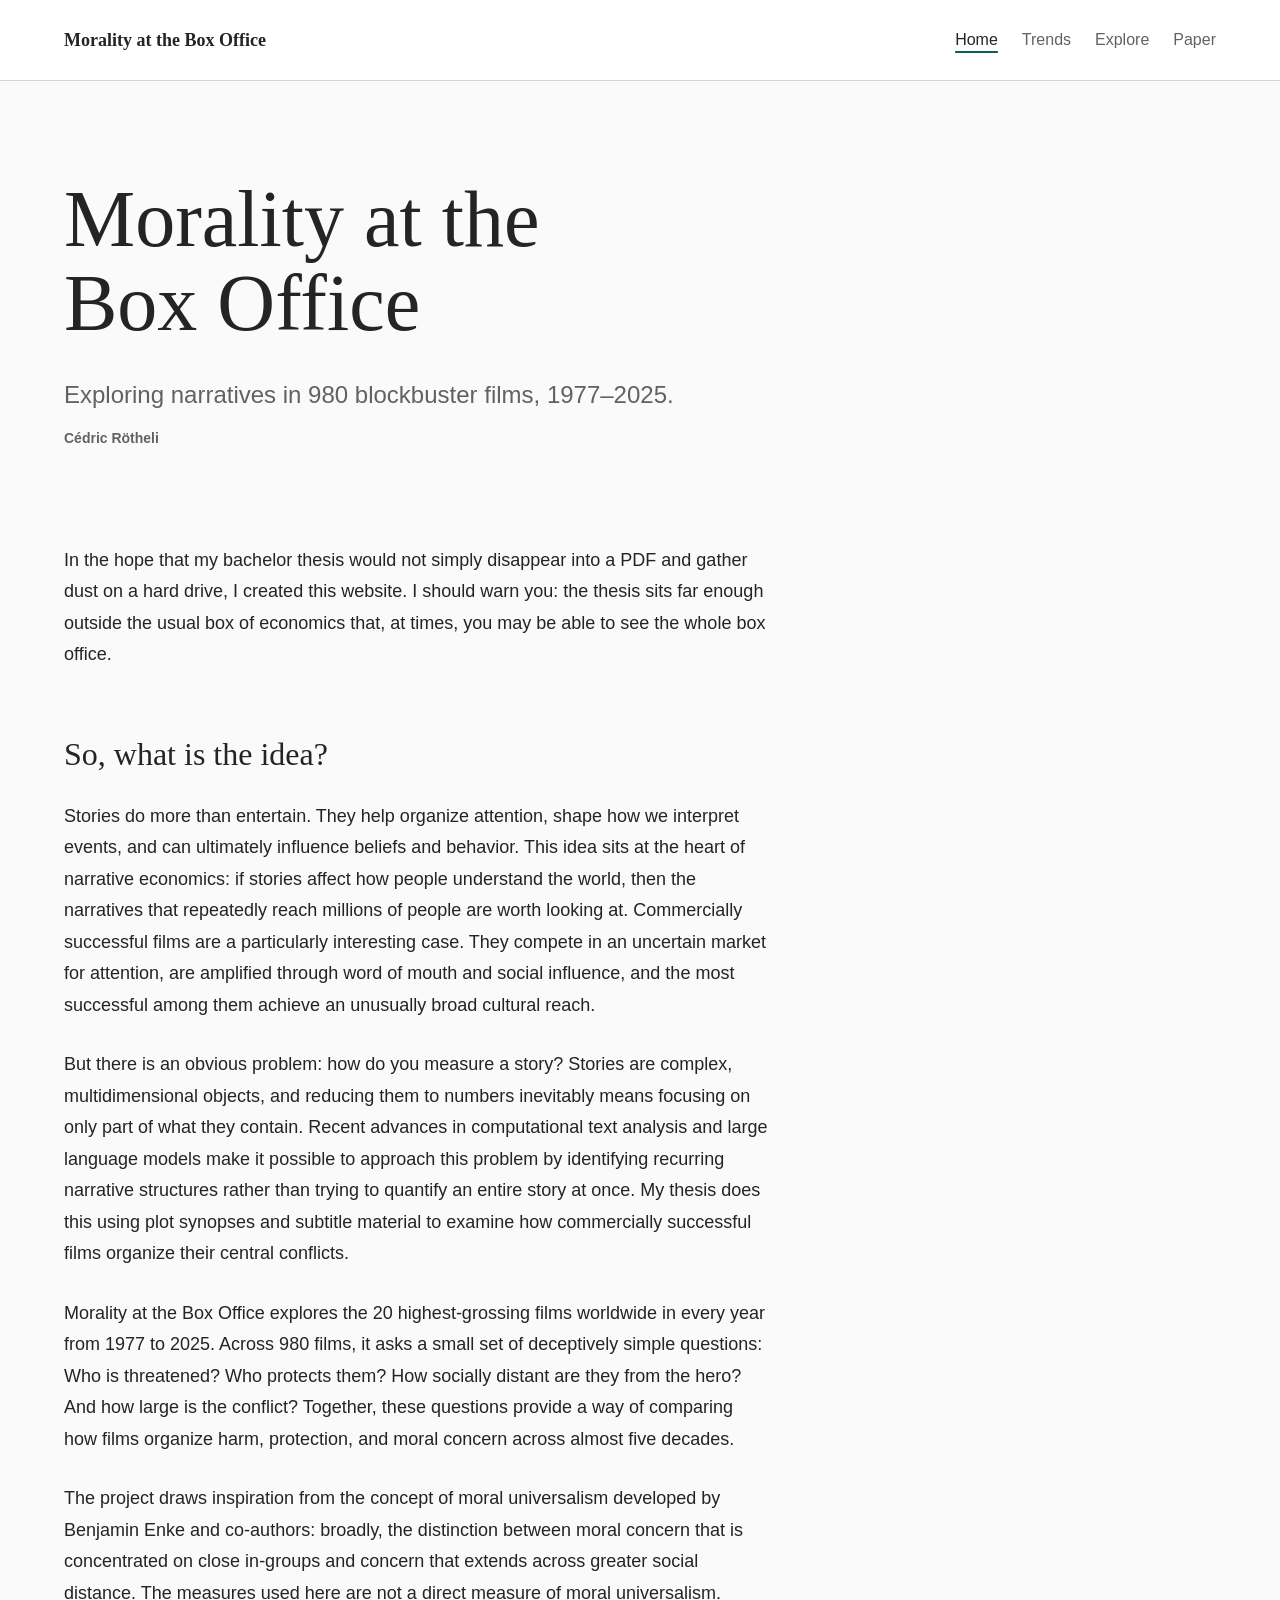
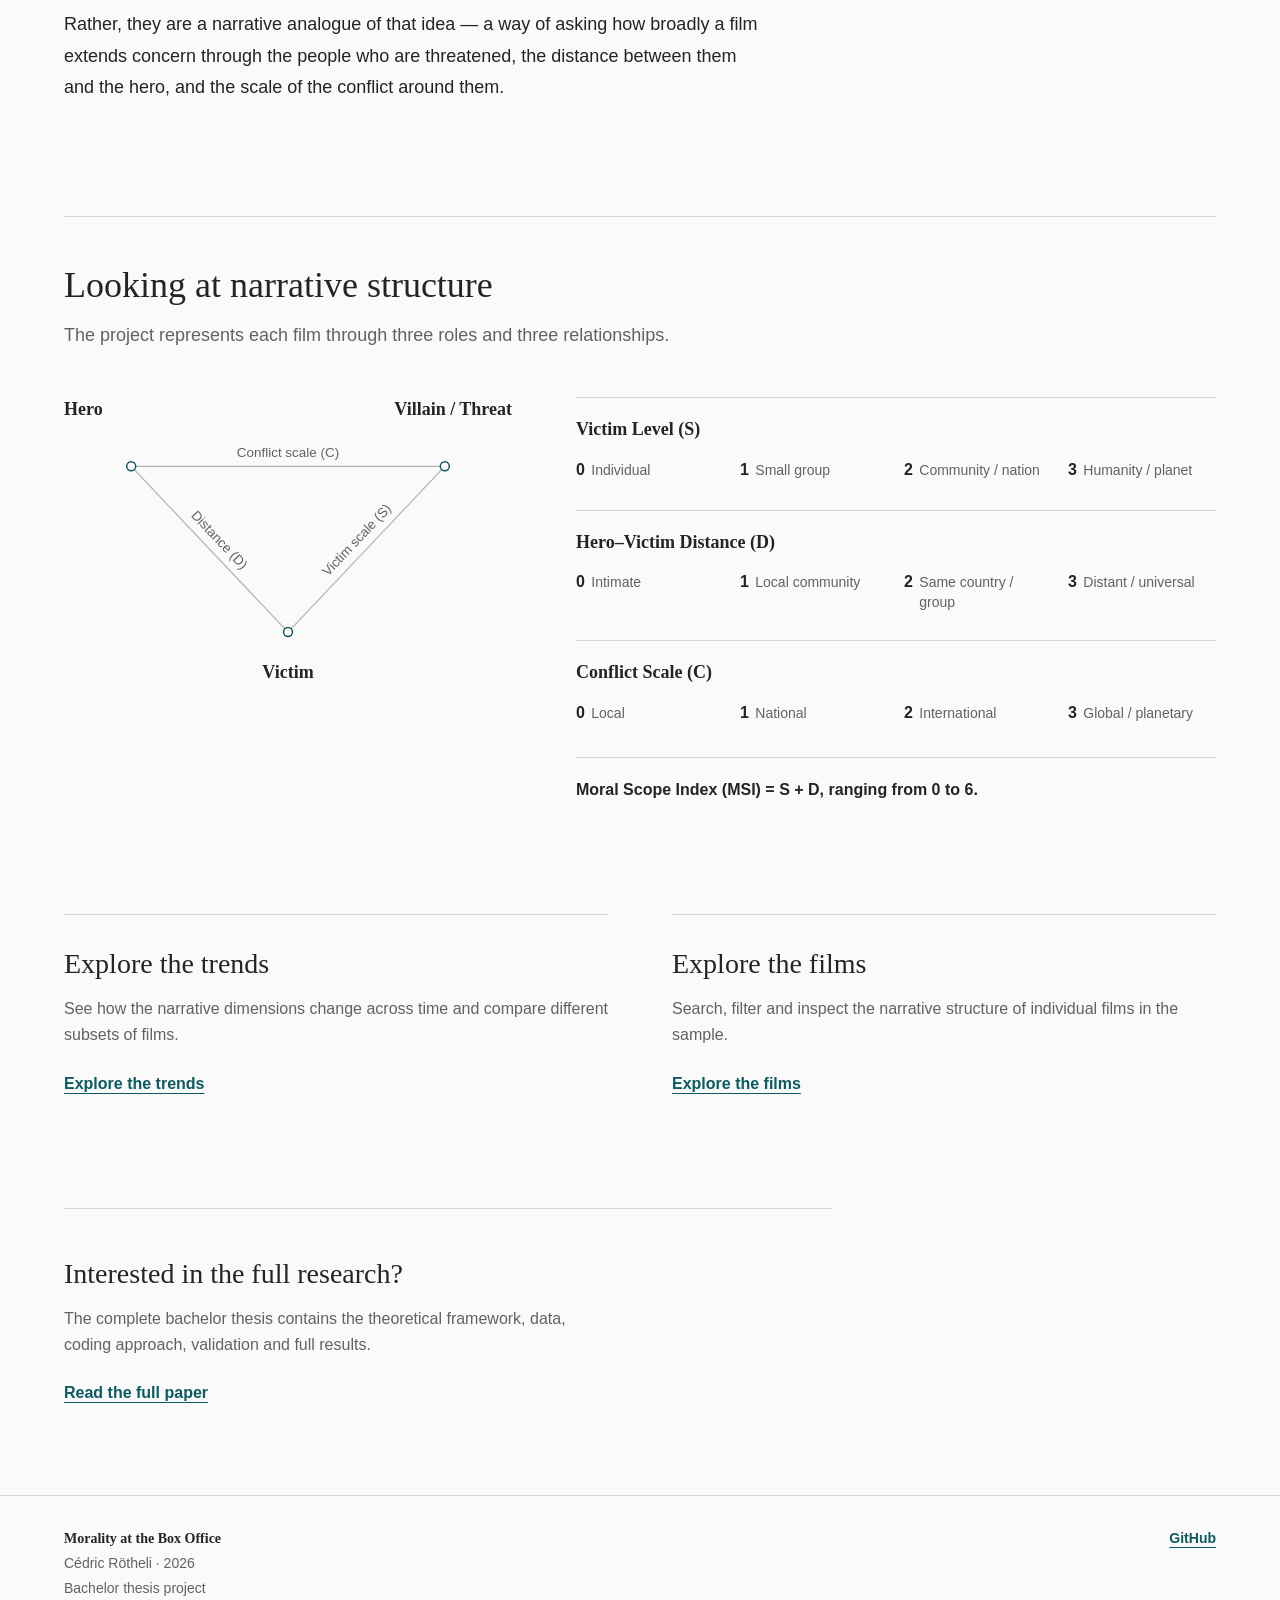
<file: index.html>
<!doctype html>
<html lang="en">
  <head>
    <meta charset="utf-8">
    <meta name="viewport" content="width=device-width, initial-scale=1">
    <meta name="description" content="An interactive narrative economics project exploring 980 blockbuster films from 1977 to 2025.">
    <title>Morality at the Box Office</title>
    <link rel="icon" href="favicon.svg" type="image/svg+xml">
    <link rel="stylesheet" href="css/style.css">
  </head>
  <body>
    <a class="skip-link" href="#main-content">Skip to main content</a>
    <header class="site-header">
      <div class="site-header__inner">
        <a class="site-title" href="index.html">Morality at the Box Office</a>
        <nav aria-label="Primary navigation">
          <ul class="site-nav">
            <li><a href="index.html" aria-current="page">Home</a></li>
            <li><a href="trends.html">Trends</a></li>
            <li><a href="explore.html">Explore</a></li>
            <li><a href="paper.html">Paper</a></li>
          </ul>
        </nav>
      </div>
    </header>

    <main id="main-content" class="page-shell home-page">
      <header class="home-hero">
        <h1>Morality at the Box Office</h1>
        <p>Exploring narratives in 980 blockbuster films, 1977–2025.</p>
        <p class="home-hero__byline">Cédric Rötheli</p>
      </header>

      <article class="home-introduction" aria-label="Project introduction">
        <p>
          In the hope that my bachelor thesis would not simply disappear into a PDF and gather dust on a hard drive, I created this website. I should warn you: the thesis sits far enough outside the usual box of economics that, at times, you may be able to see the whole box office.
        </p>

        <h2>So, what is the idea?</h2>

        <p>
          Stories do more than entertain. They help organize attention, shape how we interpret events, and can ultimately influence beliefs and behavior. This idea sits at the heart of narrative economics: if stories affect how people understand the world, then the narratives that repeatedly reach millions of people are worth looking at. Commercially successful films are a particularly interesting case. They compete in an uncertain market for attention, are amplified through word of mouth and social influence, and the most successful among them achieve an unusually broad cultural reach.
        </p>

        <p>
          But there is an obvious problem: how do you measure a story? Stories are complex, multidimensional objects, and reducing them to numbers inevitably means focusing on only part of what they contain. Recent advances in computational text analysis and large language models make it possible to approach this problem by identifying recurring narrative structures rather than trying to quantify an entire story at once. My thesis does this using plot synopses and subtitle material to examine how commercially successful films organize their central conflicts.
        </p>

        <p>
          Morality at the Box Office explores the 20 highest-grossing films worldwide in every year from 1977 to 2025. Across 980 films, it asks a small set of deceptively simple questions: Who is threatened? Who protects them? How socially distant are they from the hero? And how large is the conflict? Together, these questions provide a way of comparing how films organize harm, protection, and moral concern across almost five decades.
        </p>

        <p>
          The project draws inspiration from the concept of moral universalism developed by Benjamin Enke and co-authors: broadly, the distinction between moral concern that is concentrated on close in-groups and concern that extends across greater social distance. The measures used here are not a direct measure of moral universalism. Rather, they are a narrative analogue of that idea — a way of asking how broadly a film extends concern through the people who are threatened, the distance between them and the hero, and the scale of the conflict around them.
        </p>
      </article>

      <section class="home-section home-concept" aria-labelledby="home-concept-title">
        <header class="home-section__header">
          <h2 id="home-concept-title">Looking at narrative structure</h2>
          <p>The project represents each film through three roles and three relationships.</p>
        </header>

        <div class="home-concept__layout">
          <div
            class="home-narrative"
            role="img"
            aria-label="A triangle links Hero, Villain or Threat, and Victim. Hero to Victim represents Distance D. Villain or Threat to Victim represents Victim scale S. Hero to Villain or Threat represents Conflict scale C."
          >
            <div class="narrative-triangle__top">
              <div class="narrative-triangle__vertex"><strong>Hero</strong></div>
              <div class="narrative-triangle__vertex"><strong>Villain / Threat</strong></div>
            </div>

            <svg class="narrative-triangle__svg" viewBox="0 0 400 220" aria-hidden="true" focusable="false">
              <path id="home-conflict-edge" class="narrative-triangle__edge" d="M 60 36 L 340 36"></path>
              <path id="home-distance-edge" class="narrative-triangle__edge" d="M 60 36 L 200 184"></path>
              <path id="home-victim-edge" class="narrative-triangle__edge" d="M 200 184 L 340 36"></path>

              <text class="narrative-triangle__edge-label" dy="-8">
                <textPath href="#home-conflict-edge" startOffset="50%" text-anchor="middle">Conflict scale (C)</textPath>
              </text>
              <text class="narrative-triangle__edge-label" dy="-8">
                <textPath href="#home-distance-edge" startOffset="50%" text-anchor="middle">Distance (D)</textPath>
              </text>
              <text class="narrative-triangle__edge-label" dy="-8">
                <textPath href="#home-victim-edge" startOffset="50%" text-anchor="middle">Victim scale (S)</textPath>
              </text>

              <circle class="narrative-triangle__point" cx="60" cy="36" r="4"></circle>
              <circle class="narrative-triangle__point" cx="340" cy="36" r="4"></circle>
              <circle class="narrative-triangle__point" cx="200" cy="184" r="4"></circle>
            </svg>

            <div class="narrative-triangle__vertex narrative-triangle__victim"><strong>Victim</strong></div>
          </div>

          <div class="home-scales">
            <section class="home-scale" aria-labelledby="victim-level-scale-title">
              <h3 id="victim-level-scale-title">Victim Level (S)</h3>
              <dl>
                <div><dt>0</dt><dd>Individual</dd></div>
                <div><dt>1</dt><dd>Small group</dd></div>
                <div><dt>2</dt><dd>Community / nation</dd></div>
                <div><dt>3</dt><dd>Humanity / planet</dd></div>
              </dl>
            </section>

            <section class="home-scale" aria-labelledby="hero-victim-scale-title">
              <h3 id="hero-victim-scale-title">Hero–Victim Distance (D)</h3>
              <dl>
                <div><dt>0</dt><dd>Intimate</dd></div>
                <div><dt>1</dt><dd>Local community</dd></div>
                <div><dt>2</dt><dd>Same country / group</dd></div>
                <div><dt>3</dt><dd>Distant / universal</dd></div>
              </dl>
            </section>

            <section class="home-scale" aria-labelledby="conflict-scale-title">
              <h3 id="conflict-scale-title">Conflict Scale (C)</h3>
              <dl>
                <div><dt>0</dt><dd>Local</dd></div>
                <div><dt>1</dt><dd>National</dd></div>
                <div><dt>2</dt><dd>International</dd></div>
                <div><dt>3</dt><dd>Global / planetary</dd></div>
              </dl>
            </section>

            <p class="home-scales__note">Moral Scope Index (MSI) = S + D, ranging from 0 to 6.</p>
          </div>
        </div>
      </section>

      <div class="home-next-steps">
        <section class="home-next-step" aria-labelledby="home-trends-title">
          <h2 id="home-trends-title">Explore the trends</h2>
          <p>See how the narrative dimensions change across time and compare different subsets of films.</p>
          <a class="home-text-link" href="trends.html">Explore the trends</a>
        </section>

        <section class="home-next-step" aria-labelledby="home-films-title">
          <h2 id="home-films-title">Explore the films</h2>
          <p>Search, filter and inspect the narrative structure of individual films in the sample.</p>
          <a class="home-text-link" href="explore.html">Explore the films</a>
        </section>
      </div>

      <section class="home-paper" aria-labelledby="home-paper-title">
        <h2 id="home-paper-title">Interested in the full research?</h2>
        <p>The complete bachelor thesis contains the theoretical framework, data, coding approach, validation and full results.</p>
        <a class="home-text-link" href="paper.html">Read the full paper</a>
      </section>
    </main>

    <footer class="site-footer">
      <div class="site-footer__inner">
        <div class="site-footer__text">
          <p class="site-footer__title">Morality at the Box Office</p>
          <p>Cédric Rötheli · 2026</p>
          <p>Bachelor thesis project</p>
        </div>
        <a href="https://github.com/Cedric-Roetheli/boxoffice-analysis-pipeline">GitHub</a>
      </div>
    </footer>
  </body>
</html>
</file>
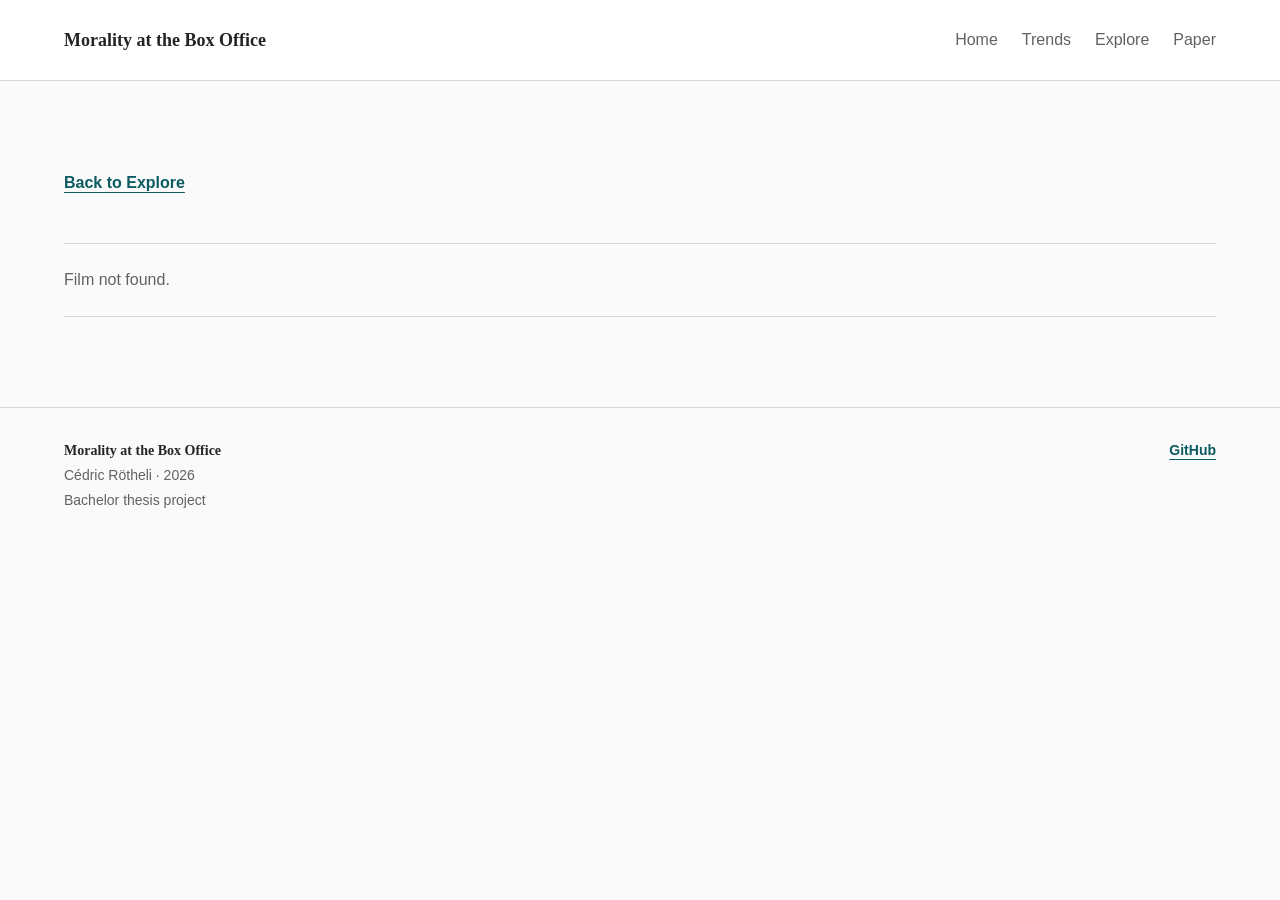
<file: film.html>
<!doctype html>
<html lang="en">
  <head>
    <meta charset="utf-8">
    <meta name="viewport" content="width=device-width, initial-scale=1">
    <meta name="description" content="Film details from Morality at the Box Office.">
    <title>Film | Morality at the Box Office</title>
    <link rel="icon" href="favicon.svg" type="image/svg+xml">
    <link rel="stylesheet" href="css/style.css">
    <script src="js/film.js" defer></script>
  </head>
  <body>
    <a class="skip-link" href="#main-content">Skip to main content</a>
    <header class="site-header">
      <div class="site-header__inner">
        <a class="site-title" href="index.html">Morality at the Box Office</a>
        <nav aria-label="Primary navigation">
          <ul class="site-nav">
            <li><a href="index.html">Home</a></li>
            <li><a href="trends.html">Trends</a></li>
            <li><a href="explore.html">Explore</a></li>
            <li><a href="paper.html">Paper</a></li>
          </ul>
        </nav>
      </div>
    </header>

    <main id="main-content" class="page-shell">
      <a class="back-link" href="explore.html">Back to Explore</a>
      <div data-film-detail aria-live="polite">
        <p class="film-detail__status">Loading film...</p>
      </div>
    </main>

    <footer class="site-footer">
      <div class="site-footer__inner">
        <div class="site-footer__text">
          <p class="site-footer__title">Morality at the Box Office</p>
          <p>Cédric Rötheli · 2026</p>
          <p>Bachelor thesis project</p>
        </div>
        <a href="https://github.com/Cedric-Roetheli/boxoffice-analysis-pipeline">GitHub</a>
      </div>
    </footer>
  </body>
</html>
</file>
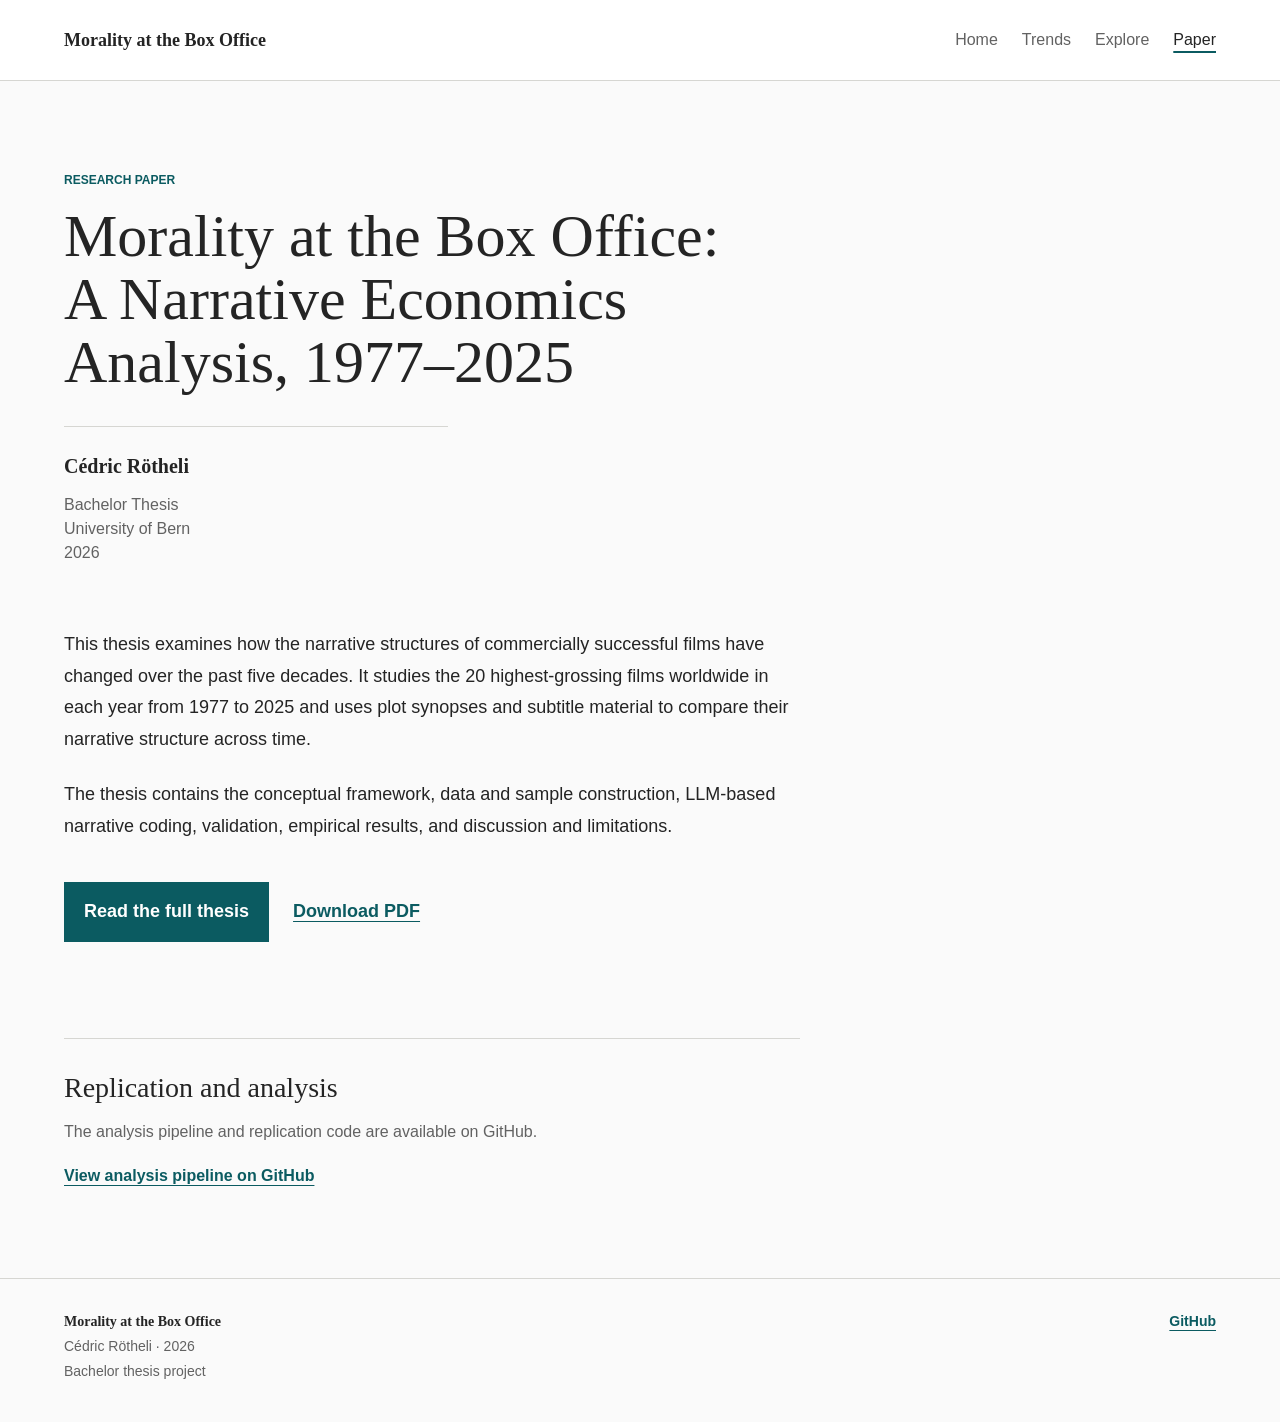
<file: paper.html>
<!doctype html>
<html lang="en">
  <head>
    <meta charset="utf-8">
    <meta name="viewport" content="width=device-width, initial-scale=1">
    <meta name="description" content="Read the bachelor thesis Morality at the Box Office: A Narrative Economics Analysis, 1977–2025.">
    <title>Paper | Morality at the Box Office</title>
    <link rel="stylesheet" href="css/style.css">
    <script src="js/main.js" defer></script>
  </head>
  <body>
    <a class="skip-link" href="#main-content">Skip to main content</a>
    <header class="site-header">
      <div class="site-header__inner">
        <a class="site-title" href="index.html">Morality at the Box Office</a>
        <nav aria-label="Primary navigation">
          <ul class="site-nav">
            <li><a href="index.html">Home</a></li>
            <li><a href="trends.html">Trends</a></li>
            <li><a href="explore.html">Explore</a></li>
            <li><a href="paper.html" aria-current="page">Paper</a></li>
          </ul>
        </nav>
      </div>
    </header>

    <main id="main-content" class="page-shell paper-page">
      <article class="paper-article">
        <header class="paper-hero">
          <p class="eyebrow">Research paper</p>
          <h1>Morality at the Box Office:<br>A Narrative Economics Analysis, 1977–2025</h1>
          <div class="paper-meta">
            <p class="paper-meta__author">Cédric Rötheli</p>
            <p>Bachelor Thesis<br>University of Bern<br>2026</p>
          </div>
        </header>

        <div class="paper-summary">
          <p>
            This thesis examines how the narrative structures of commercially successful films have changed over the past five decades. It studies the 20 highest-grossing films worldwide in each year from 1977 to 2025 and uses plot synopses and subtitle material to compare their narrative structure across time.
          </p>
          <p>
            The thesis contains the conceptual framework, data and sample construction, LLM-based narrative coding, validation, empirical results, and discussion and limitations.
          </p>

          <div class="paper-actions">
            <a class="paper-primary-link" href="paper/Roetheli_BA_2026_public.pdf" target="_blank" rel="noopener">Read the full thesis</a>
            <a class="paper-secondary-link" href="paper/Roetheli_BA_2026_public.pdf" download>Download PDF</a>
          </div>
        </div>

        <section class="paper-replication" aria-labelledby="paper-replication-title">
          <h2 id="paper-replication-title">Replication and analysis</h2>
          <p>The analysis pipeline and replication code are available on GitHub.</p>
          <a href="https://github.com/Cedric-Roetheli/boxoffice-analysis-pipeline">View analysis pipeline on GitHub</a>
        </section>
      </article>
    </main>

    <footer class="site-footer">
      <div class="site-footer__inner">
        <div class="site-footer__text">
          <p class="site-footer__title">Morality at the Box Office</p>
          <p>Cédric Rötheli · 2026</p>
          <p>Bachelor thesis project</p>
        </div>
        <a href="https://github.com/Cedric-Roetheli/boxoffice-analysis-pipeline">GitHub</a>
      </div>
    </footer>
  </body>
</html>
</file>
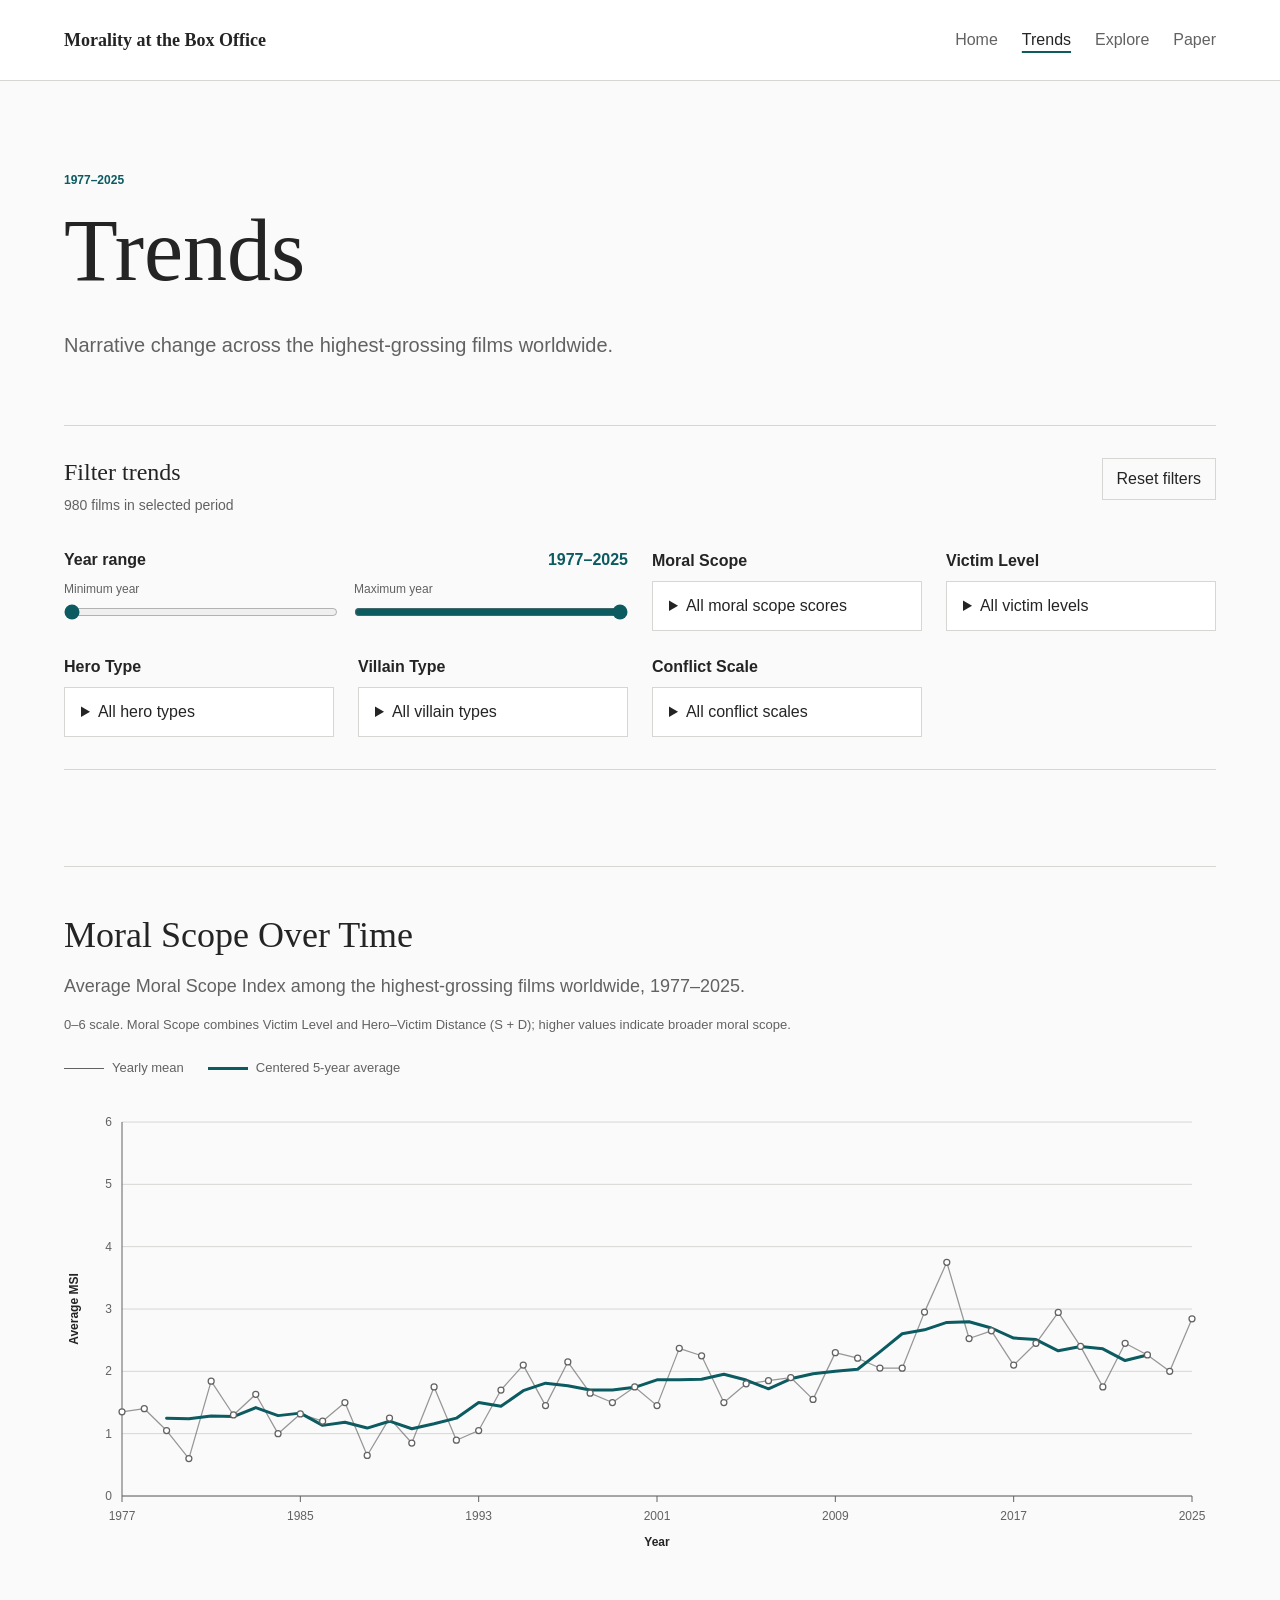
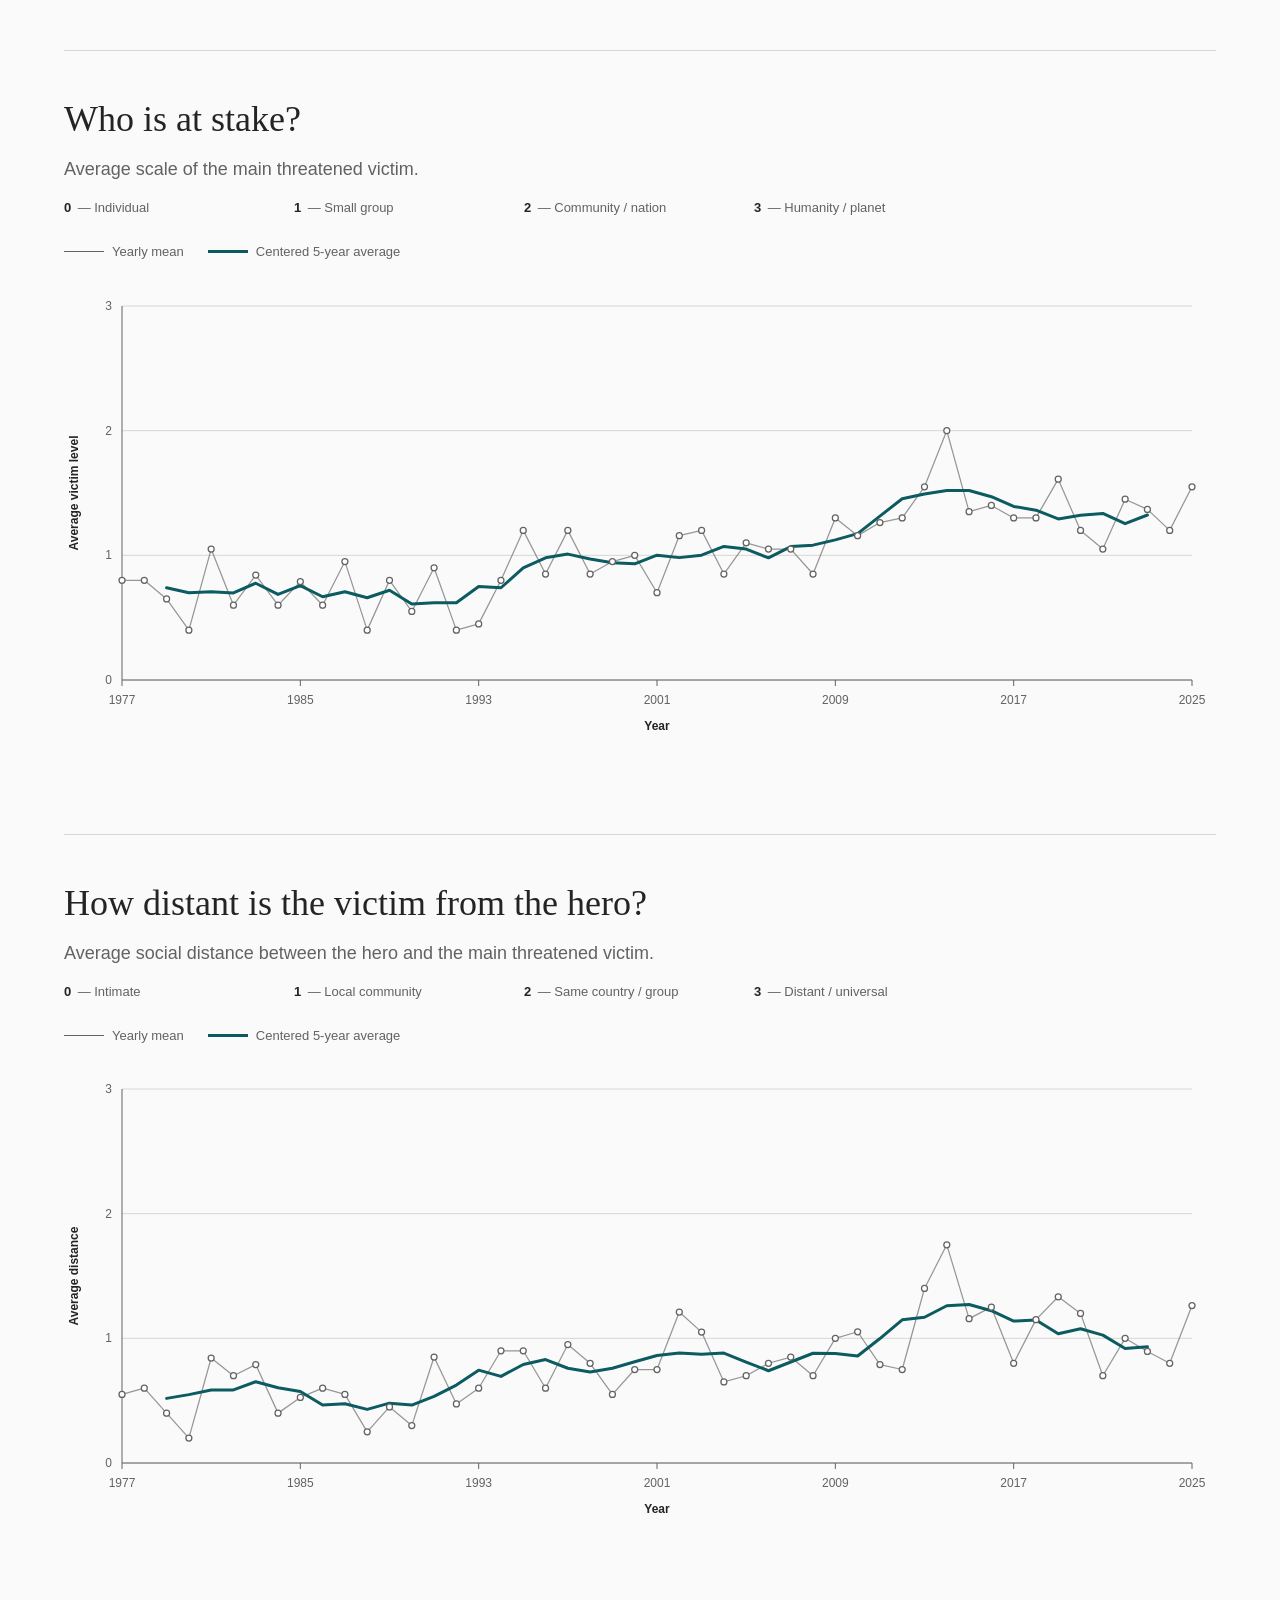
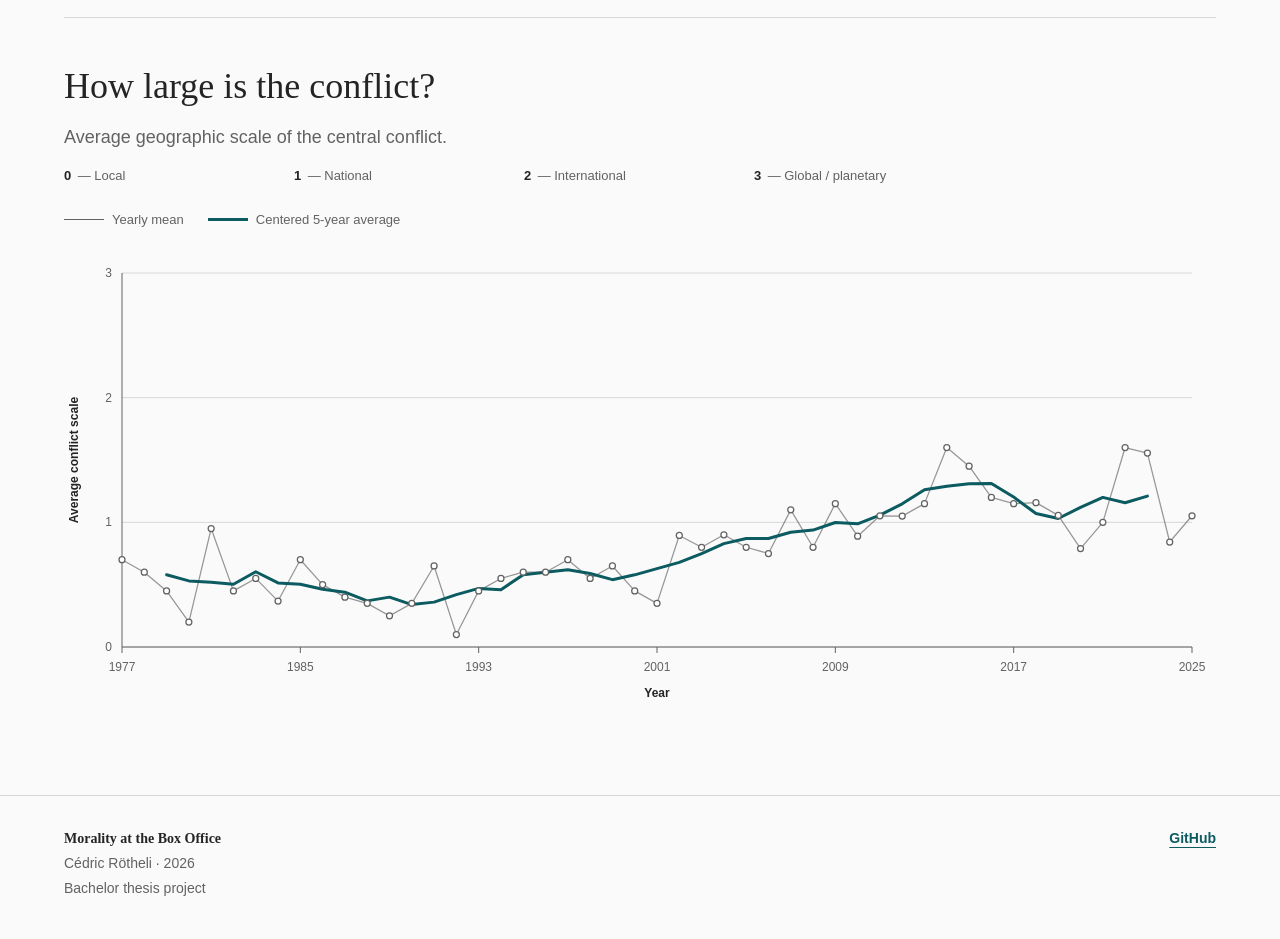
<file: trends.html>
<!doctype html>
<html lang="en">
  <head>
    <meta charset="utf-8">
    <meta name="viewport" content="width=device-width, initial-scale=1">
    <meta name="description" content="Explore narrative trends in the highest-grossing films worldwide from 1977 to 2025.">
    <title>Trends | Morality at the Box Office</title>
    <link rel="icon" href="favicon.svg" type="image/svg+xml">
    <link rel="stylesheet" href="css/style.css">
    <script src="js/filter-utils.js" defer></script>
    <script src="js/trends.js" defer></script>
  </head>
  <body>
    <a class="skip-link" href="#main-content">Skip to main content</a>
    <header class="site-header">
      <div class="site-header__inner">
        <a class="site-title" href="index.html">Morality at the Box Office</a>
        <nav aria-label="Primary navigation">
          <ul class="site-nav">
            <li><a href="index.html">Home</a></li>
            <li><a href="trends.html" aria-current="page">Trends</a></li>
            <li><a href="explore.html">Explore</a></li>
            <li><a href="paper.html">Paper</a></li>
          </ul>
        </nav>
      </div>
    </header>

    <main id="main-content" class="page-shell">
      <header class="page-intro">
        <p class="eyebrow">1977–2025</p>
        <h1>Trends</h1>
        <p class="lede">Narrative change across the highest-grossing films worldwide.</p>
      </header>

      <section class="trend-filters" aria-labelledby="trend-filters-title">
        <header class="trend-filters__header">
          <div>
            <h2 id="trend-filters-title">Filter trends</h2>
            <p class="trend-filters__summary" data-trend-result-count aria-live="polite">Loading films...</p>
          </div>
          <button class="trend-filters__reset" type="button" data-trend-reset disabled>Reset filters</button>
        </header>

        <div class="trend-filters__controls">
          <div class="film-control film-year-range trend-filters__year" role="group" aria-labelledby="trend-year-range-label">
            <div class="film-year-range__header">
              <span id="trend-year-range-label">Year range</span>
              <output for="trend-year-min trend-year-max" data-trend-year-output aria-live="polite">1977–2025</output>
            </div>
            <div class="film-year-range__sliders">
              <div class="film-year-range__slider">
                <label for="trend-year-min">Minimum year</label>
                <input id="trend-year-min" type="range" min="1977" max="2025" value="1977" data-trend-year-min>
              </div>
              <div class="film-year-range__slider">
                <label for="trend-year-max">Maximum year</label>
                <input id="trend-year-max" type="range" min="1977" max="2025" value="2025" data-trend-year-max>
              </div>
            </div>
          </div>

          <div class="trend-multi-filter" data-trend-multi-filter data-filter-key="moralScope" data-all-label="All moral scope scores">
            <span class="trend-multi-filter__label" id="trend-moral-scope-label">Moral Scope</span>
            <details data-trend-multi-details>
              <summary aria-labelledby="trend-moral-scope-label trend-moral-scope-summary">
                <span id="trend-moral-scope-summary" data-trend-multi-summary>All moral scope scores</span>
              </summary>
              <fieldset aria-labelledby="trend-moral-scope-label" data-trend-multi-options></fieldset>
            </details>
          </div>

          <div class="trend-multi-filter" data-trend-multi-filter data-filter-key="victimLevel" data-all-label="All victim levels">
            <span class="trend-multi-filter__label" id="trend-victim-level-label">Victim Level</span>
            <details data-trend-multi-details>
              <summary aria-labelledby="trend-victim-level-label trend-victim-level-summary">
                <span id="trend-victim-level-summary" data-trend-multi-summary>All victim levels</span>
              </summary>
              <fieldset aria-labelledby="trend-victim-level-label" data-trend-multi-options></fieldset>
            </details>
          </div>

          <div class="trend-multi-filter" data-trend-multi-filter data-filter-key="heroType" data-all-label="All hero types">
            <span class="trend-multi-filter__label" id="trend-hero-type-label">Hero Type</span>
            <details data-trend-multi-details>
              <summary aria-labelledby="trend-hero-type-label trend-hero-type-summary">
                <span id="trend-hero-type-summary" data-trend-multi-summary>All hero types</span>
              </summary>
              <fieldset aria-labelledby="trend-hero-type-label" data-trend-multi-options></fieldset>
            </details>
          </div>

          <div class="trend-multi-filter" data-trend-multi-filter data-filter-key="villainType" data-all-label="All villain types">
            <span class="trend-multi-filter__label" id="trend-villain-type-label">Villain Type</span>
            <details data-trend-multi-details>
              <summary aria-labelledby="trend-villain-type-label trend-villain-type-summary">
                <span id="trend-villain-type-summary" data-trend-multi-summary>All villain types</span>
              </summary>
              <fieldset aria-labelledby="trend-villain-type-label" data-trend-multi-options></fieldset>
            </details>
          </div>

          <div class="trend-multi-filter" data-trend-multi-filter data-filter-key="conflictScale" data-all-label="All conflict scales">
            <span class="trend-multi-filter__label" id="trend-conflict-scale-label">Conflict Scale</span>
            <details data-trend-multi-details>
              <summary aria-labelledby="trend-conflict-scale-label trend-conflict-scale-summary">
                <span id="trend-conflict-scale-summary" data-trend-multi-summary>All conflict scales</span>
              </summary>
              <fieldset aria-labelledby="trend-conflict-scale-label" data-trend-multi-options></fieldset>
            </details>
          </div>
        </div>
      </section>

      <p class="trend-filter-status" data-trend-filter-status aria-live="polite" hidden>
        No films match the selected filters.
      </p>

      <section class="trend-section" aria-labelledby="moral-scope-title" data-trend-section="moral-scope-trend">
        <header class="trend-section__header">
          <h2 id="moral-scope-title" data-trend-title>Moral Scope Over Time</h2>
          <p data-trend-subtitle>Average Moral Scope Index among the highest-grossing films worldwide, 1977–2025.</p>
        </header>
        <div class="trend-scale" data-trend-scale></div>
        <div class="trend-chart" data-trend-chart>
          <p class="trend-chart__status">Loading chart...</p>
        </div>
      </section>

      <section class="trend-section" aria-labelledby="victim-level-title" data-trend-section="victim-level-trend">
        <header class="trend-section__header">
          <h2 id="victim-level-title" data-trend-title>Who is at stake?</h2>
          <p data-trend-subtitle>Average scale of the main threatened victim.</p>
        </header>
        <div class="trend-scale" data-trend-scale></div>
        <div class="trend-chart" data-trend-chart>
          <p class="trend-chart__status">Loading chart...</p>
        </div>
      </section>

      <section class="trend-section" aria-labelledby="hero-victim-distance-title" data-trend-section="hero-victim-distance-trend">
        <header class="trend-section__header">
          <h2 id="hero-victim-distance-title" data-trend-title>How distant is the victim from the hero?</h2>
          <p data-trend-subtitle>Average social distance between the hero and the main threatened victim.</p>
        </header>
        <div class="trend-scale" data-trend-scale></div>
        <div class="trend-chart" data-trend-chart>
          <p class="trend-chart__status">Loading chart...</p>
        </div>
      </section>

      <section class="trend-section" aria-labelledby="conflict-scale-title" data-trend-section="conflict-scale-trend">
        <header class="trend-section__header">
          <h2 id="conflict-scale-title" data-trend-title>How large is the conflict?</h2>
          <p data-trend-subtitle>Average geographic scale of the central conflict.</p>
        </header>
        <div class="trend-scale" data-trend-scale></div>
        <div class="trend-chart" data-trend-chart>
          <p class="trend-chart__status">Loading chart...</p>
        </div>
      </section>
    </main>

    <footer class="site-footer">
      <div class="site-footer__inner">
        <div class="site-footer__text">
          <p class="site-footer__title">Morality at the Box Office</p>
          <p>Cédric Rötheli · 2026</p>
          <p>Bachelor thesis project</p>
        </div>
        <a href="https://github.com/Cedric-Roetheli/boxoffice-analysis-pipeline">GitHub</a>
      </div>
    </footer>
  </body>
</html>
</file>
<file: css/style.css>
:root {
  color-scheme: light;
  --background: #fafafa;
  --surface: #ffffff;
  --text: #242424;
  --muted: #626262;
  --accent: #0b5b61;
  --border: #d6d6d2;
  --page-width: 72rem;
}

*,
*::before,
*::after {
  box-sizing: border-box;
}

html {
  font-family: Arial, Helvetica, sans-serif;
  line-height: 1.5;
  background: var(--background);
  color: var(--text);
}

body {
  min-height: 100vh;
  margin: 0;
}

a {
  color: inherit;
}

a:focus-visible {
  outline: 3px solid var(--accent);
  outline-offset: 4px;
}

.skip-link {
  position: fixed;
  z-index: 10;
  top: 1rem;
  left: 1rem;
  padding: 0.75rem 1rem;
  background: var(--text);
  color: var(--surface);
  transform: translateY(-200%);
}

.skip-link:focus {
  transform: translateY(0);
}

.site-header {
  border-bottom: 1px solid var(--border);
  background: var(--surface);
}

.site-header__inner {
  display: flex;
  align-items: center;
  justify-content: space-between;
  width: min(100% - 3rem, var(--page-width));
  min-height: 5rem;
  margin-inline: auto;
  gap: 2rem;
}

.site-title {
  font-family: Georgia, "Times New Roman", serif;
  font-size: 1.125rem;
  font-weight: 700;
  text-decoration: none;
}

.site-nav {
  display: flex;
  flex-wrap: wrap;
  margin: 0;
  padding: 0;
  gap: 0.25rem 1.5rem;
  list-style: none;
}

.site-nav a {
  display: block;
  padding-block: 0.75rem;
  color: var(--muted);
  text-decoration: none;
}

.site-nav a:hover,
.site-nav a[aria-current="page"] {
  color: var(--text);
  text-decoration: underline;
  text-decoration-color: var(--accent);
  text-decoration-thickness: 2px;
  text-underline-offset: 0.4rem;
}

.page-shell {
  width: min(100% - 3rem, var(--page-width));
  margin-inline: auto;
  padding-block: clamp(4rem, 10vh, 8rem);
}

.page-intro {
  max-width: 48rem;
}

.eyebrow {
  margin: 0 0 1rem;
  color: var(--accent);
  font-size: 0.75rem;
  font-weight: 700;
  letter-spacing: 0;
  text-transform: uppercase;
}

h1 {
  max-width: 16ch;
  margin: 0;
  font-family: Georgia, "Times New Roman", serif;
  font-size: clamp(2.5rem, 7vw, 5.5rem);
  font-weight: 400;
  line-height: 1.05;
  letter-spacing: 0;
}

.lede {
  max-width: 42rem;
  margin: 2rem 0 0;
  color: var(--muted);
  font-size: 1.25rem;
  line-height: 1.6;
}

.paper-article {
  max-width: 58rem;
}

.paper-hero h1 {
  max-width: 22ch;
  font-size: 3.75rem;
}

.paper-meta {
  max-width: 24rem;
  margin-top: 2rem;
  padding-top: 1.5rem;
  border-top: 1px solid var(--border);
}

.paper-meta p {
  margin: 0;
}

.paper-meta__author {
  color: var(--text);
  font-family: Georgia, "Times New Roman", serif;
  font-size: 1.25rem;
  font-weight: 700;
}

.paper-meta__author + p {
  margin-top: 0.75rem;
  color: var(--muted);
}

.paper-summary {
  max-width: 46rem;
  margin-top: 4rem;
  font-size: 1.125rem;
  line-height: 1.75;
}

.paper-summary p {
  margin: 0;
}

.paper-summary p + p {
  margin-top: 1.5rem;
}

.paper-actions {
  display: flex;
  flex-wrap: wrap;
  align-items: center;
  margin-top: 2.5rem;
  gap: 1rem 1.5rem;
}

.paper-primary-link {
  display: inline-block;
  padding: 0.875rem 1.25rem;
  background: var(--accent);
  color: var(--surface);
  font-weight: 700;
  text-decoration: none;
}

.paper-primary-link:hover {
  background: var(--text);
}

.paper-secondary-link,
.paper-replication a {
  color: var(--accent);
  font-weight: 700;
  text-underline-offset: 0.25rem;
}

.paper-replication {
  max-width: 46rem;
  margin-top: 6rem;
  padding-top: 2rem;
  border-top: 1px solid var(--border);
}

.paper-replication h2 {
  margin: 0;
  font-family: Georgia, "Times New Roman", serif;
  font-size: 1.75rem;
  font-weight: 400;
  line-height: 1.2;
}

.paper-replication p {
  margin: 1rem 0 1.25rem;
  color: var(--muted);
}

.home-page {
  padding-top: 6rem;
}

.home-hero {
  max-width: 54rem;
}

.home-hero h1 {
  max-width: 15ch;
  font-size: 5rem;
}

.home-hero p {
  max-width: 40rem;
  margin: 2rem 0 0;
  color: var(--muted);
  font-size: 1.5rem;
  line-height: 1.5;
}

.home-hero .home-hero__byline {
  margin-top: 1rem;
  font-size: 0.875rem;
  font-weight: 700;
  line-height: 1.4;
}

.home-introduction {
  max-width: 44rem;
  margin-top: 6rem;
  font-size: 1.125rem;
  line-height: 1.75;
}

.home-introduction h2 {
  margin: 4rem 0 1.5rem;
  font-family: Georgia, "Times New Roman", serif;
  font-size: 2rem;
  font-weight: 400;
  line-height: 1.2;
}

.home-introduction p {
  margin: 1.75rem 0 0;
}

.home-introduction > p:first-child {
  margin-top: 0;
}

.home-section {
  margin-top: 7rem;
  padding-top: 3rem;
  border-top: 1px solid var(--border);
}

.home-section__header {
  max-width: 46rem;
}

.home-section__header h2 {
  margin: 0;
  font-family: Georgia, "Times New Roman", serif;
  font-size: 2.25rem;
  font-weight: 400;
  line-height: 1.15;
}

.home-section__header p {
  margin: 1rem 0 0;
  color: var(--muted);
  font-size: 1.125rem;
}

.home-concept__layout {
  display: grid;
  grid-template-columns: minmax(18rem, 28rem) minmax(0, 1fr);
  align-items: start;
  margin-top: 3rem;
  gap: 4rem;
}

.home-narrative {
  width: min(100%, 30rem);
  min-width: 0;
}

.home-narrative .narrative-triangle__vertex {
  font-family: Georgia, "Times New Roman", serif;
  font-size: 1.125rem;
}

.home-scales {
  min-width: 0;
}

.home-scale {
  padding-top: 1.25rem;
  border-top: 1px solid var(--border);
}

.home-scale + .home-scale {
  margin-top: 1.75rem;
}

.home-scale h3 {
  margin: 0 0 1rem;
  font-family: Georgia, "Times New Roman", serif;
  font-size: 1.125rem;
  line-height: 1.3;
}

.home-scale dl {
  display: grid;
  grid-template-columns: repeat(4, minmax(0, 1fr));
  margin: 0;
  gap: 0.75rem 1rem;
}

.home-scale dl > div {
  display: flex;
  min-width: 0;
  align-items: baseline;
  gap: 0.4rem;
}

.home-scale dt {
  flex: 0 0 auto;
  color: var(--text);
  font-weight: 700;
  font-variant-numeric: tabular-nums;
}

.home-scale dd {
  margin: 0;
  color: var(--muted);
  font-size: 0.875rem;
  line-height: 1.4;
}

.home-scales__note {
  margin: 2rem 0 0;
  padding-top: 1.25rem;
  border-top: 1px solid var(--border);
  font-weight: 700;
}

.home-next-steps {
  display: grid;
  grid-template-columns: repeat(2, minmax(0, 1fr));
  margin-top: 7rem;
  gap: 4rem;
}

.home-next-step,
.home-paper {
  padding-top: 2rem;
  border-top: 1px solid var(--border);
}

.home-next-step h2,
.home-paper h2 {
  margin: 0;
  font-family: Georgia, "Times New Roman", serif;
  font-size: 1.75rem;
  font-weight: 400;
  line-height: 1.2;
}

.home-next-step p,
.home-paper p {
  max-width: 34rem;
  margin: 1rem 0 0;
  color: var(--muted);
  line-height: 1.6;
}

.home-text-link {
  display: inline-block;
  margin-top: 1.5rem;
  color: var(--accent);
  font-weight: 700;
  text-decoration-thickness: 1px;
  text-underline-offset: 0.25rem;
}

.home-text-link:hover {
  text-decoration-thickness: 2px;
}

.home-paper {
  max-width: 48rem;
  margin-top: 7rem;
  padding-top: 3rem;
}

.film-explorer {
  margin-top: 4rem;
}

.film-controls {
  margin-bottom: 1.5rem;
}

.film-controls__primary,
.film-controls__secondary {
  display: grid;
  align-items: end;
  gap: 1.5rem;
}

.film-controls__primary {
  grid-template-columns: minmax(0, 30rem) minmax(18rem, 26rem);
}

.film-controls__secondary {
  grid-template-columns: repeat(auto-fit, minmax(11rem, 1fr));
  margin-top: 1.25rem;
}

.film-control label {
  display: block;
  margin-bottom: 0.5rem;
  font-weight: 700;
}

.film-search input,
.film-control select {
  width: 100%;
  min-height: 3rem;
  padding: 0.75rem 1rem;
  border: 1px solid var(--border);
  background: var(--surface);
  color: var(--text);
  font: inherit;
}

.film-search input:focus-visible,
.film-control select:focus-visible {
  border-color: var(--accent);
  outline: 3px solid var(--accent);
  outline-offset: 2px;
}

.film-year-range__header {
  display: flex;
  align-items: baseline;
  justify-content: space-between;
  margin-bottom: 0.5rem;
  gap: 1rem;
  font-weight: 700;
}

.film-year-range__header output {
  color: var(--accent);
  font-variant-numeric: tabular-nums;
}

.film-year-range__sliders {
  display: grid;
  grid-template-columns: repeat(2, minmax(0, 1fr));
  gap: 1rem;
}

.film-year-range__slider label {
  margin-bottom: 0.125rem;
  color: var(--muted);
  font-size: 0.75rem;
  font-weight: 400;
}

.film-year-range__slider input {
  width: 100%;
  min-height: 1.5rem;
  margin: 0;
  accent-color: var(--accent);
}

.film-year-range__slider input:focus-visible {
  outline: 3px solid var(--accent);
  outline-offset: 2px;
}

.film-result-count {
  margin: 0 0 0.75rem;
  color: var(--muted);
  font-size: 0.875rem;
  font-variant-numeric: tabular-nums;
}

.film-list {
  margin: 0;
  padding: 0;
  border-top: 1px solid var(--border);
  list-style: none;
}

.film-list__item {
  border-bottom: 1px solid var(--border);
}

.film-list__link {
  display: grid;
  grid-template-columns: minmax(14rem, 2fr) minmax(24rem, 3fr);
  align-items: center;
  padding-block: 1.5rem;
  gap: 2rem;
  text-decoration: none;
}

.film-list__link:hover .film-list__title {
  text-decoration: underline;
  text-decoration-color: var(--accent);
  text-decoration-thickness: 2px;
  text-underline-offset: 0.25rem;
}

.film-list__title {
  margin: 0;
  font-family: Georgia, "Times New Roman", serif;
  font-size: 1.375rem;
  line-height: 1.3;
}

.film-list__facts {
  display: grid;
  grid-template-columns: repeat(3, minmax(0, 1fr));
  margin: 0;
  gap: 1.5rem;
}

.film-list__fact dt {
  margin-bottom: 0.25rem;
  color: var(--muted);
  font-size: 0.75rem;
  font-weight: 700;
  letter-spacing: 0;
  text-transform: uppercase;
}

.film-list__fact dd {
  margin: 0;
  font-variant-numeric: tabular-nums;
}

.film-list__status {
  margin: 0;
  padding-block: 1.5rem;
  border-bottom: 1px solid var(--border);
  color: var(--muted);
}

.film-list__status--error {
  color: #8a2f2a;
}

.back-link {
  display: inline-block;
  margin-bottom: 3rem;
  color: var(--accent);
  font-weight: 700;
  text-underline-offset: 0.25rem;
}

.film-detail__header {
  display: grid;
  grid-template-columns: minmax(0, 1fr) minmax(20rem, 26rem);
  align-items: start;
  gap: 4rem;
}

.film-detail__heading {
  min-width: 0;
}

.narrative-structure {
  min-width: 0;
}

.narrative-structure h2 {
  margin: 0 0 1.5rem;
  font-family: Georgia, "Times New Roman", serif;
  font-size: 1.375rem;
  line-height: 1.3;
}

.narrative-triangle__top {
  display: grid;
  grid-template-columns: repeat(2, minmax(0, 1fr));
  align-items: end;
  gap: 2rem;
}

.narrative-triangle__top .narrative-triangle__vertex:last-child {
  text-align: right;
}

.narrative-triangle__vertex {
  min-width: 0;
  font-size: 0.875rem;
  line-height: 1.35;
  overflow-wrap: anywhere;
}

.narrative-triangle__role {
  display: block;
  margin-bottom: 0.25rem;
  color: var(--muted);
  font-size: 0.6875rem;
  font-weight: 700;
  letter-spacing: 0;
  text-transform: uppercase;
}

.narrative-triangle__vertex strong {
  font-weight: 700;
}

.narrative-triangle__svg {
  display: block;
  width: 100%;
  height: auto;
  margin-block: 0.25rem -0.75rem;
  overflow: visible;
}

.narrative-triangle__edge {
  fill: none;
  stroke: var(--muted);
  stroke-width: 1.25;
  opacity: 0.45;
  vector-effect: non-scaling-stroke;
}

.narrative-triangle__point {
  fill: var(--surface);
  stroke: var(--accent);
  stroke-width: 1.5;
  vector-effect: non-scaling-stroke;
}

.narrative-triangle__edge-label {
  fill: var(--muted);
  font-family: Arial, Helvetica, sans-serif;
  font-size: 12px;
  letter-spacing: 0;
}

.narrative-triangle__victim {
  width: min(100%, 24rem);
  margin-inline: auto;
  text-align: center;
}

.film-detail__sections {
  display: grid;
  grid-template-columns: repeat(2, minmax(0, 1fr));
  margin-top: 4rem;
  border-top: 1px solid var(--border);
  column-gap: 4rem;
}

.film-detail__section {
  padding-block: 2rem;
  border-bottom: 1px solid var(--border);
}

.film-detail__section h2 {
  margin: 0 0 1.5rem;
  font-family: Georgia, "Times New Roman", serif;
  font-size: 1.375rem;
  line-height: 1.3;
}

.film-detail__facts {
  display: grid;
  grid-template-columns: repeat(2, minmax(0, 1fr));
  margin: 0;
  gap: 1.5rem;
}

.film-detail__fact dt {
  margin-bottom: 0.25rem;
  color: var(--muted);
  font-size: 0.75rem;
  font-weight: 700;
  letter-spacing: 0;
  text-transform: uppercase;
}

.film-detail__fact dd {
  margin: 0;
  line-height: 1.4;
}

.film-detail__fact--primary {
  grid-column: 1 / -1;
  padding-bottom: 1.5rem;
  border-bottom: 1px solid var(--border);
}

.film-detail__fact--primary dd {
  color: var(--accent);
  font-family: Georgia, "Times New Roman", serif;
  font-size: 3.5rem;
  line-height: 1;
}

.film-detail__status {
  margin: 0;
  padding-block: 1.5rem;
  border-block: 1px solid var(--border);
  color: var(--muted);
}

.trend-filters {
  margin-top: 4rem;
  padding-block: 2rem;
  border-block: 1px solid var(--border);
}

.trend-filters__header {
  display: flex;
  align-items: flex-start;
  justify-content: space-between;
  gap: 2rem;
}

.trend-filters__header h2 {
  margin: 0;
  font-family: Georgia, "Times New Roman", serif;
  font-size: 1.5rem;
  font-weight: 400;
  line-height: 1.2;
}

.trend-filters__summary {
  margin: 0.5rem 0 0;
  color: var(--muted);
  font-size: 0.875rem;
  font-variant-numeric: tabular-nums;
}

.trend-filters__reset {
  min-height: 2.5rem;
  padding: 0.5rem 0.875rem;
  border: 1px solid var(--border);
  background: transparent;
  color: var(--text);
  font: inherit;
  cursor: pointer;
}

.trend-filters__reset:hover {
  border-color: var(--text);
}

.trend-filters__reset:focus-visible {
  border-color: var(--accent);
  outline: 3px solid var(--accent);
  outline-offset: 2px;
}

.trend-filters__reset:disabled {
  color: var(--muted);
  cursor: default;
  opacity: 0.65;
}

.trend-filters__controls {
  display: grid;
  grid-template-columns: repeat(4, minmax(0, 1fr));
  align-items: end;
  margin-top: 2rem;
  gap: 1.5rem;
}

.trend-filters__year {
  grid-column: span 2;
}

.trend-multi-filter {
  position: relative;
  min-width: 0;
}

.trend-multi-filter__label {
  display: block;
  margin-bottom: 0.5rem;
  font-weight: 700;
}

.trend-multi-filter details {
  position: relative;
}

.trend-multi-filter summary {
  min-height: 3rem;
  padding: 0.75rem 1rem;
  border: 1px solid var(--border);
  background: var(--surface);
  color: var(--text);
  cursor: pointer;
  overflow-wrap: anywhere;
}

.trend-multi-filter details[open] summary {
  border-color: var(--accent);
}

.trend-multi-filter summary:focus-visible {
  border-color: var(--accent);
  outline: 3px solid var(--accent);
  outline-offset: 2px;
}

.trend-multi-filter fieldset {
  position: absolute;
  z-index: 4;
  top: calc(100% + 0.25rem);
  left: 0;
  width: max-content;
  min-width: 100%;
  max-width: min(20rem, calc(100vw - 3rem));
  max-height: 18rem;
  margin: 0;
  padding: 0.5rem;
  overflow-y: auto;
  border: 1px solid var(--border);
  background: var(--surface);
}

.trend-multi-filter fieldset label {
  display: flex;
  align-items: flex-start;
  margin: 0;
  padding: 0.5rem;
  gap: 0.625rem;
  font-weight: 400;
  line-height: 1.35;
  cursor: pointer;
}

.trend-multi-filter fieldset label:hover {
  background: var(--background);
}

.trend-multi-filter input {
  flex: 0 0 auto;
  width: 1rem;
  height: 1rem;
  margin: 0.125rem 0 0;
  accent-color: var(--accent);
}

.trend-multi-filter input:focus-visible {
  outline: 3px solid var(--accent);
  outline-offset: 2px;
}

.trend-filter-status {
  margin: 4rem 0 0;
  padding-block: 1.5rem;
  border-block: 1px solid var(--border);
  color: var(--muted);
}

.trend-section {
  margin-top: 6rem;
  padding-top: 3rem;
  border-top: 1px solid var(--border);
}

.trend-section__header {
  max-width: 46rem;
}

.trend-section__header h2 {
  margin: 0;
  font-family: Georgia, "Times New Roman", serif;
  font-size: 2.25rem;
  font-weight: 400;
  line-height: 1.15;
}

.trend-section__header p {
  margin: 1rem 0 0;
  color: var(--muted);
  font-size: 1.125rem;
}

.trend-scale {
  max-width: 56rem;
  margin-top: 1rem;
  color: var(--muted);
  font-size: 0.8125rem;
  line-height: 1.45;
}

.trend-scale__note {
  margin: 0;
}

.trend-scale__labels {
  display: grid;
  grid-template-columns: repeat(4, minmax(0, 1fr));
  gap: 0.75rem 1.5rem;
  margin: 0;
}

.trend-scale__labels > div {
  display: flex;
  min-width: 0;
  align-items: baseline;
  gap: 0.4rem;
}

.trend-scale__labels dt {
  color: var(--text);
  font-weight: 700;
  font-variant-numeric: tabular-nums;
}

.trend-scale__labels dd {
  margin: 0;
}

.trend-chart {
  position: relative;
  margin-top: 2.5rem;
}

.trend-scale + .trend-chart {
  margin-top: 1.5rem;
}

.trend-chart__legend {
  display: flex;
  flex-wrap: wrap;
  margin: 0 0 1rem;
  padding: 0;
  gap: 0.75rem 1.5rem;
  color: var(--muted);
  font-size: 0.8125rem;
  list-style: none;
}

.trend-chart__legend li {
  display: flex;
  align-items: center;
  gap: 0.5rem;
}

.trend-chart__legend-line {
  width: 2.5rem;
  border-top-style: solid;
}

.trend-chart__legend-line--yearly {
  border-top-width: 1px;
  border-top-color: var(--muted);
}

.trend-chart__legend-line--moving {
  border-top-width: 3px;
  border-top-color: var(--accent);
}

.trend-chart__legend-line--baseline {
  border-top-width: 1px;
  border-top-color: var(--muted);
  border-top-style: dashed;
  opacity: 0.6;
}

.trend-chart__svg {
  display: block;
  width: 100%;
  height: auto;
  overflow: visible;
  font-family: Arial, Helvetica, sans-serif;
}

.trend-chart__grid-line {
  stroke: var(--border);
  stroke-width: 1;
  vector-effect: non-scaling-stroke;
}

.trend-chart__axis-line {
  stroke: var(--muted);
  stroke-width: 1;
  vector-effect: non-scaling-stroke;
}

.trend-chart__tick-label {
  fill: var(--muted);
  font-size: 12px;
  letter-spacing: 0;
}

.trend-chart__axis-label {
  fill: var(--text);
  font-size: 12px;
  font-weight: 700;
  letter-spacing: 0;
}

.trend-chart__yearly-line,
.trend-chart__moving-line,
.trend-chart__baseline-line {
  fill: none;
  stroke-linecap: round;
  stroke-linejoin: round;
  vector-effect: non-scaling-stroke;
}

.trend-chart__yearly-line {
  stroke: var(--muted);
  stroke-width: 1.25;
  opacity: 0.65;
}

.trend-chart__moving-line {
  stroke: var(--accent);
  stroke-width: 3;
}

.trend-chart__baseline-line {
  stroke: var(--muted);
  stroke-width: 1.5;
  stroke-dasharray: 6 5;
  opacity: 0.55;
}

.trend-chart__point {
  fill: var(--surface);
  stroke: var(--muted);
  stroke-width: 1.25;
  vector-effect: non-scaling-stroke;
}

.trend-chart__point-target {
  fill: transparent;
  stroke: transparent;
  cursor: default;
}

.trend-chart__point-target:focus {
  fill: var(--surface);
  stroke: var(--accent);
  stroke-width: 2;
  outline: none;
  vector-effect: non-scaling-stroke;
}

.trend-chart__tooltip {
  position: absolute;
  z-index: 2;
  min-width: 9rem;
  padding: 0.625rem 0.75rem;
  background: var(--text);
  color: var(--surface);
  font-size: 0.8125rem;
  line-height: 1.45;
  pointer-events: none;
  transform: translate(-50%, calc(-100% - 0.75rem));
}

.trend-chart__tooltip--below {
  transform: translate(-50%, 0.75rem);
}

.trend-chart__tooltip strong,
.trend-chart__tooltip span {
  display: block;
}

.trend-chart__tooltip strong {
  margin-bottom: 0.125rem;
  font-size: 0.875rem;
}

.trend-chart__status {
  margin: 0;
  padding-block: 1.5rem;
  border-block: 1px solid var(--border);
  color: var(--muted);
}

.trend-chart__status--error {
  color: #8a2f2a;
}

.site-footer {
  border-top: 1px solid var(--border);
  color: var(--muted);
}

.site-footer__inner {
  display: flex;
  justify-content: space-between;
  width: min(100% - 3rem, var(--page-width));
  margin-inline: auto;
  padding-block: 2rem 2.5rem;
  gap: 2rem;
  font-size: 0.875rem;
}

.site-footer__text {
  display: grid;
  gap: 0.25rem;
}

.site-footer p {
  margin: 0;
}

.site-footer__title {
  color: var(--text);
  font-family: Georgia, "Times New Roman", serif;
  font-weight: 700;
}

.site-footer a {
  align-self: flex-start;
  color: var(--accent);
  font-weight: 700;
  text-underline-offset: 0.25rem;
}

@media (max-width: 52rem) {
  .home-concept__layout {
    grid-template-columns: minmax(0, 1fr);
    gap: 3rem;
  }

  .film-detail__header {
    grid-template-columns: minmax(0, 1fr);
    gap: 3rem;
  }

  .narrative-structure {
    width: min(100%, 30rem);
  }

  .trend-filters__controls {
    grid-template-columns: repeat(2, minmax(0, 1fr));
  }
}

@media (max-width: 42rem) {
  .site-header__inner {
    align-items: flex-start;
    flex-direction: column;
    width: min(100% - 2rem, var(--page-width));
    padding-block: 1.25rem;
    gap: 0.5rem;
  }

  .site-nav {
    gap: 0 1.25rem;
  }

  .page-shell {
    width: min(100% - 2rem, var(--page-width));
    padding-block: 4rem;
  }

  .site-footer__inner {
    flex-direction: column;
    width: min(100% - 2rem, var(--page-width));
    padding-block: 1.75rem 2rem;
    gap: 1rem;
  }

  h1 {
    font-size: 2.75rem;
  }

  .lede {
    font-size: 1.125rem;
  }

  .paper-hero h1 {
    font-size: 2.5rem;
  }

  .paper-summary {
    margin-top: 3rem;
    font-size: 1rem;
  }

  .paper-actions {
    align-items: flex-start;
    flex-direction: column;
  }

  .paper-replication {
    margin-top: 4rem;
  }

  .home-page {
    padding-top: 4rem;
  }

  .home-hero h1 {
    font-size: 3rem;
  }

  .home-hero p {
    font-size: 1.25rem;
  }

  .home-introduction {
    margin-top: 4rem;
    font-size: 1rem;
  }

  .home-introduction h2 {
    margin-top: 3rem;
    font-size: 1.75rem;
  }

  .home-section,
  .home-next-steps,
  .home-paper {
    margin-top: 5rem;
  }

  .home-section {
    padding-top: 2rem;
  }

  .home-section__header h2 {
    font-size: 1.875rem;
  }

  .home-scale dl {
    grid-template-columns: repeat(2, minmax(0, 1fr));
  }

  .home-next-steps {
    grid-template-columns: minmax(0, 1fr);
    gap: 3rem;
  }

  .film-explorer {
    margin-top: 3rem;
  }

  .film-controls__primary,
  .film-controls__secondary {
    grid-template-columns: minmax(0, 1fr);
    gap: 1rem;
  }

  .film-year-range__sliders {
    grid-template-columns: minmax(0, 1fr);
    gap: 0.5rem;
  }

  .trend-filters {
    margin-top: 3rem;
  }

  .trend-filters__header {
    flex-direction: column;
    gap: 1rem;
  }

  .trend-filters__controls {
    grid-template-columns: minmax(0, 1fr);
    gap: 1rem;
  }

  .trend-filters__year {
    grid-column: auto;
  }

  .trend-multi-filter fieldset {
    position: static;
    width: 100%;
    max-width: none;
    margin-top: 0.25rem;
  }

  .film-list__link {
    grid-template-columns: minmax(0, 1fr);
    gap: 1.25rem;
  }

  .film-list__facts {
    gap: 1rem;
  }

  .narrative-triangle__top {
    gap: 1rem;
  }

  .narrative-triangle__edge-label {
    font-size: 13px;
  }

  .back-link {
    margin-bottom: 2rem;
  }

  .film-detail__sections {
    grid-template-columns: minmax(0, 1fr);
    margin-top: 3rem;
  }

  .trend-section {
    margin-top: 4rem;
    padding-top: 2rem;
  }

  .trend-section__header h2 {
    font-size: 1.875rem;
  }

  .trend-chart {
    margin-top: 2rem;
  }

  .trend-scale__labels {
    grid-template-columns: repeat(2, minmax(0, 1fr));
    gap: 0.5rem 1rem;
  }

  .trend-scale + .trend-chart {
    margin-top: 1.5rem;
  }
}
</file>
